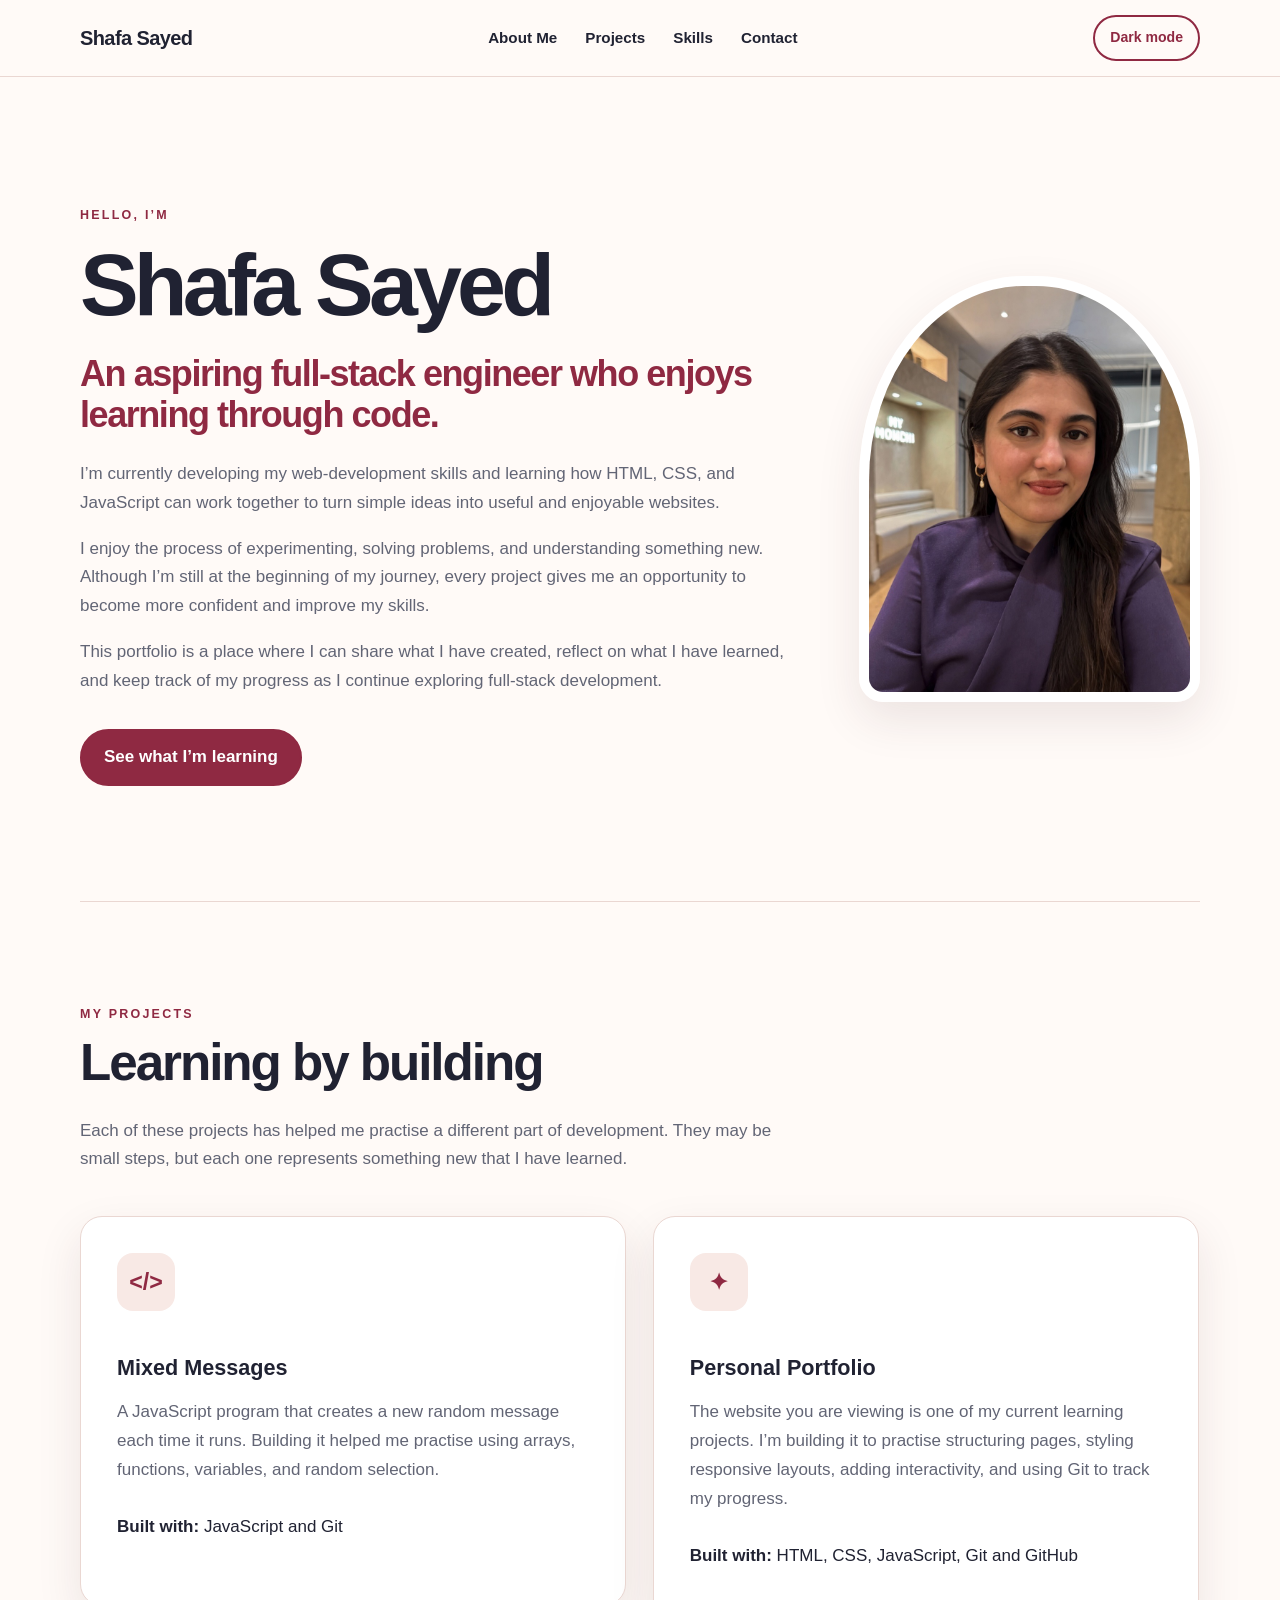
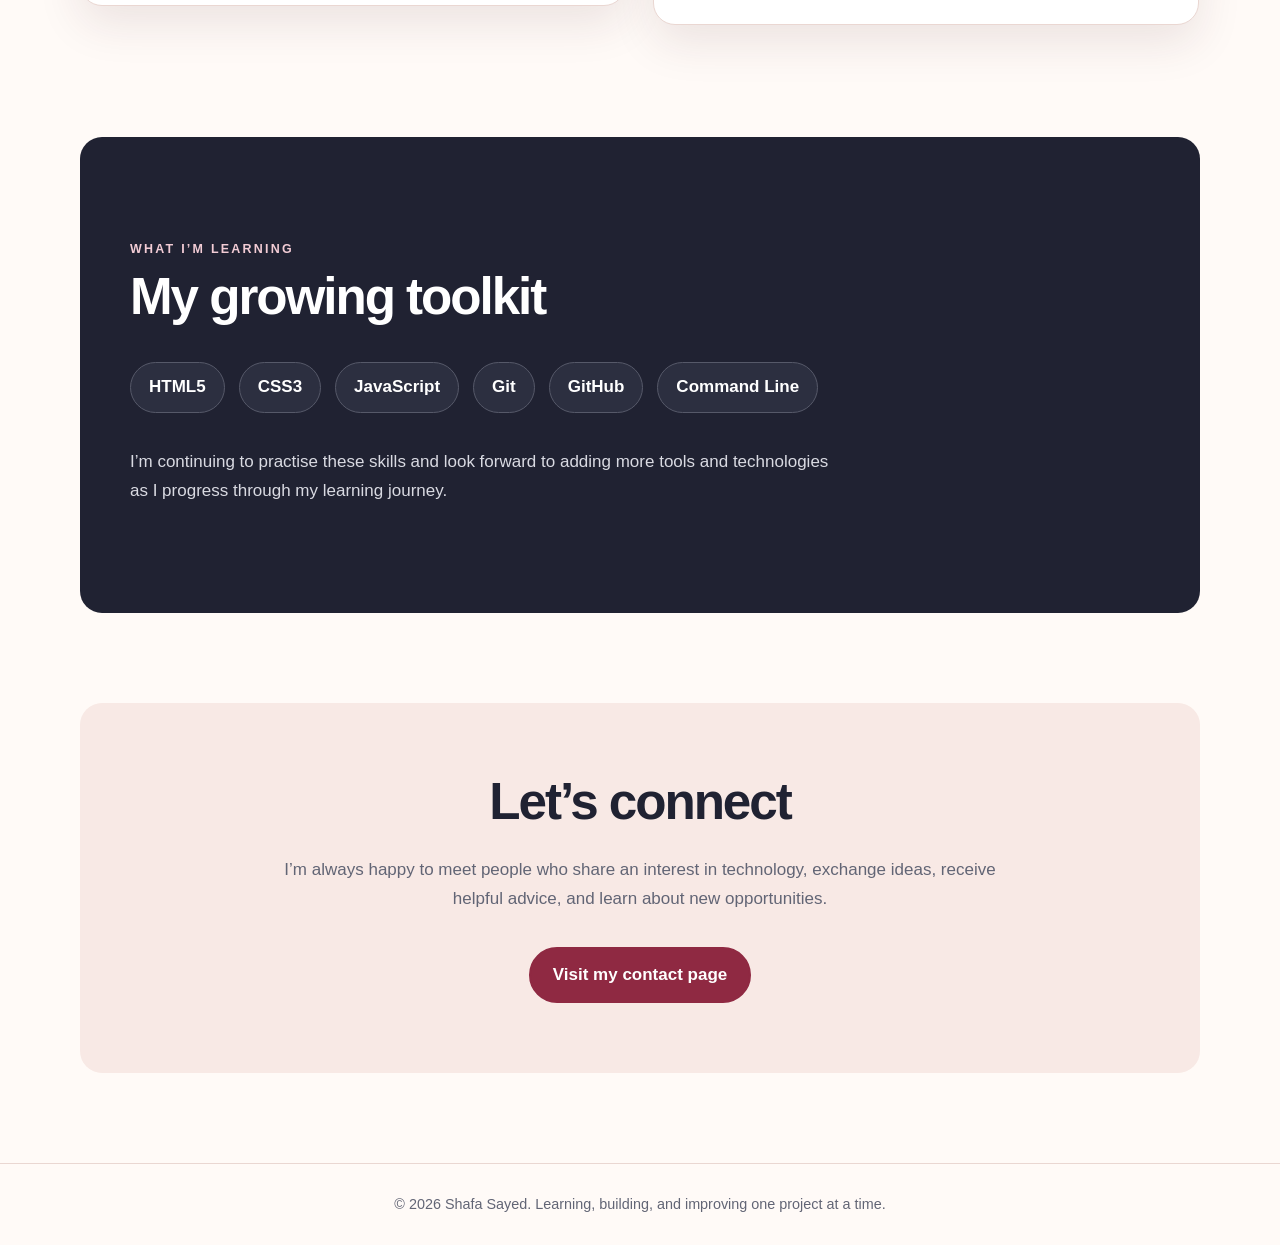
<file: index.html>
<!DOCTYPE html>
<html lang="en">
<head>
  <meta charset="UTF-8">
  <meta name="viewport" content="width=device-width, initial-scale=1.0">

  <meta
    name="description"
    content="The personal portfolio of Shafa Sayed, an aspiring full-stack engineer."
  >

  <title>Shafa Sayed | Portfolio</title>

  <link rel="stylesheet" href="style.css">
</head>

<body>
  <header>
    <nav aria-label="Main navigation">
      <a href="index.html">Shafa Sayed</a>

      <ul>
        <li><a href="#about">About Me</a></li>
        <li><a href="#projects">Projects</a></li>
        <li><a href="#skills">Skills</a></li>
        <li><a href="contact.html">Contact</a></li>
      </ul>
      
      <button id="theme-toggle" type="button" aria-label="Switch to dark mode">
        Dark mode
      </button>
    </nav>
  </header>

  <main>
    <section id="about">
      <div>
        <p>HELLO, I’M</p>

        <h1>Shafa Sayed</h1>

        <h2>An aspiring full-stack engineer who enjoys learning through code.</h2>

        <p>
          I’m currently developing my web-development skills and learning
          how HTML, CSS, and JavaScript can work together to turn simple
          ideas into useful and enjoyable websites.
        </p>

        <p>
          I enjoy the process of experimenting, solving problems, and
          understanding something new. Although I’m still at the beginning
          of my journey, every project gives me an opportunity to become
          more confident and improve my skills.
        </p>

        <p>
          This portfolio is a place where I can share what I have created,
          reflect on what I have learned, and keep track of my progress as
          I continue exploring full-stack development.
        </p>

        <a href="#projects">See what I’m learning</a>
      </div>

      <img
        src="images/profile-photo.jpg"
        alt="Portrait of Shafa Sayed"
      >
    </section>

    <section id="projects">
      <p>MY PROJECTS</p>

      <h2>Learning by building</h2>

      <p>
        Each of these projects has helped me practise a different part of
        development. They may be small steps, but each one represents
        something new that I have learned.
      </p>

      <article>
        <div aria-hidden="true">&lt;/&gt;</div>

        <h3>Mixed Messages</h3>

        <p>
          A JavaScript program that creates a new random message each time
          it runs. Building it helped me practise using arrays, functions,
          variables, and random selection.
        </p>

        <p>
          <strong>Built with:</strong> JavaScript and Git
        </p>
      </article>

      <article>
        <div aria-hidden="true">✦</div>

        <h3>Personal Portfolio</h3>

        <p>
          The website you are viewing is one of my current learning
          projects. I’m building it to practise structuring pages, styling
          responsive layouts, adding interactivity, and using Git to track
          my progress.
        </p>

        <p>
          <strong>Built with:</strong>
          HTML, CSS, JavaScript, Git and GitHub
        </p>
      </article>
    </section>

    <section id="skills">
      <p>WHAT I’M LEARNING</p>

      <h2>My growing toolkit</h2>

      <ul>
        <li>HTML5</li>
        <li>CSS3</li>
        <li>JavaScript</li>
        <li>Git</li>
        <li>GitHub</li>
        <li>Command Line</li>
      </ul>

      <p>
        I’m continuing to practise these skills and look forward to adding
        more tools and technologies as I progress through my learning journey.
      </p>
    </section>

    <section>
      <h2>Let’s connect</h2>

      <p>
        I’m always happy to meet people who share an interest in technology,
        exchange ideas, receive helpful advice, and learn about new
        opportunities.
      </p>

      <a href="contact.html">Visit my contact page</a>
    </section>
  </main>

  <footer>
    <p>&copy; 2026 Shafa Sayed. Learning, building, and improving one project at a time.</p>
  </footer>

  <script src="script.js"></script>
</body>
</html>
</file>
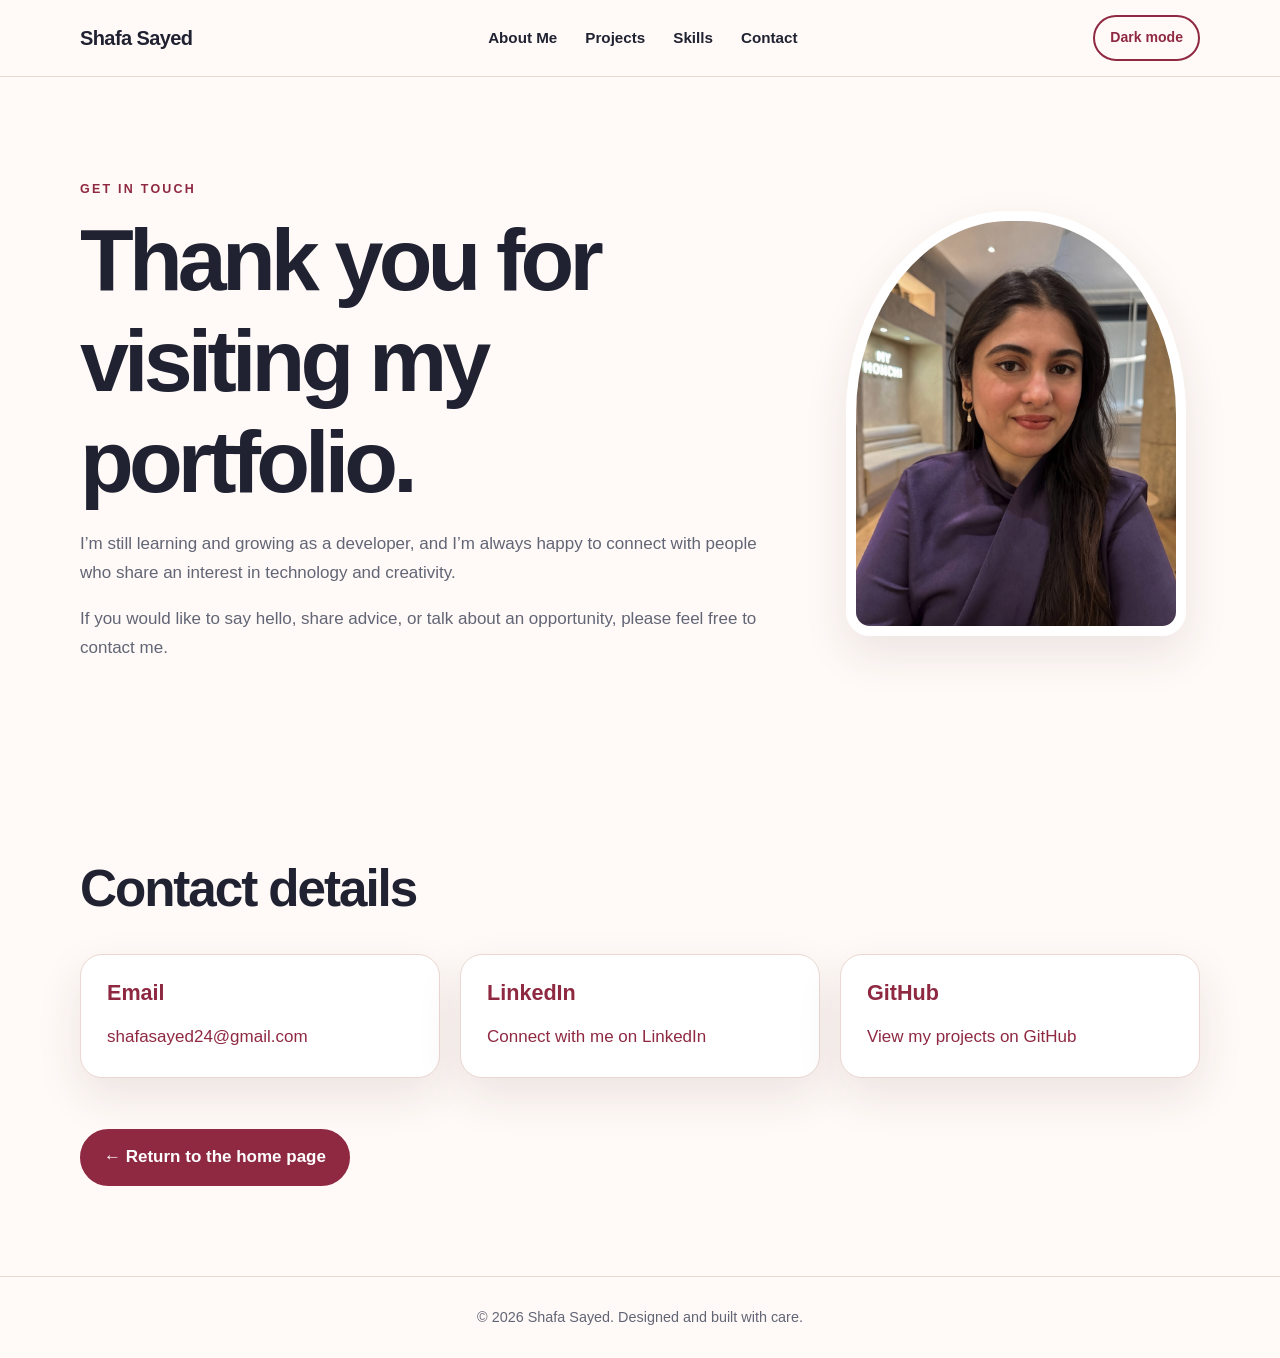
<file: contact.html>
<!DOCTYPE html>
<html lang="en">
<head>
  <meta charset="UTF-8">
  <meta name="viewport" content="width=device-width, initial-scale=1.0">

  <meta
    name="description"
    content="Contact Shafa Sayed, an aspiring full-stack engineer."
  >

  <title>Contact | Shafa Sayed</title>
  <link rel="stylesheet" href="style.css">
</head>

<body>
  <header>
    <nav aria-label="Main navigation">
      <a href="index.html">Shafa Sayed</a>

      <ul>
        <li><a href="index.html#about">About Me</a></li>
        <li><a href="index.html#projects">Projects</a></li>
        <li><a href="index.html#skills">Skills</a></li>
        <li><a href="contact.html">Contact</a></li>
      </ul>

      <button id="theme-toggle" type="button" aria-label="Switch to dark mode">
        Dark mode
      </button>
    </nav>
  </header>

  <main>
    <section>
      <div>
        <p>GET IN TOUCH</p>

        <h1>Thank you for visiting my portfolio.</h1>

        <p>
          I’m still learning and growing as a developer, and I’m always
          happy to connect with people who share an interest in technology
          and creativity.
        </p>

        <p>
          If you would like to say hello, share advice, or talk about an
          opportunity, please feel free to contact me.
        </p>
      </div>

      <img
        src="images/profile-photo.jpg"
        alt="Portrait of Shafa Sayed"
      >
    </section>

    <section>
      <h2>Contact details</h2>

      <address>
        <ul>
          <li>
            <h3>Email</h3>
            <p>
              <a href="mailto:shafasayed24@gmail.com">
                shafasayed24@gmail.com
              </a>
            </p>
          </li>

          <li>
            <h3>LinkedIn</h3>
            <p>
              <a
                href="https://www.linkedin.com/in/shafa-sayed-2a757b1b3/"
                target="_blank"
                rel="noopener noreferrer"
              >
                Connect with me on LinkedIn
              </a>
            </p>
          </li>

          <li>
            <h3>GitHub</h3>
            <p>
              <a
                href="https://github.com/shafasayed"
                target="_blank"
                rel="noopener noreferrer"
              >
                View my projects on GitHub
              </a>
            </p>
          </li>
        </ul>
      </address>

      <a href="index.html">← Return to the home page</a>
    </section>
  </main>

  <footer>
    <p>&copy; 2026 Shafa Sayed. Designed and built with care.</p>
  </footer>

  <script src="script.js"></script>
</body>
</html>
</file>
<file: style.css>
/* ---------- Colour palette and reusable values ---------- */

:root {
  --background: #fffaf7;
  --surface: #ffffff;
  --surface-soft: #f8e9e5;
  --text: #202232;
  --muted-text: #626575;
  --accent: #8f2942;
  --accent-dark: #681d30;
  --accent-light: #f2ccd5;
  --border: #ead7d2;
  --shadow: 0 18px 45px rgba(65, 33, 42, 0.1);
  --radius: 22px;
}


/* ---------- Basic reset ---------- */

* {
  box-sizing: border-box;
}

html {
  scroll-behavior: smooth;
}

body {
  margin: 0;
  background-color: var(--background);
  color: var(--text);
  font-family: Arial, Helvetica, sans-serif;
  font-size: 17px;
  line-height: 1.7;
}

img {
  display: block;
  max-width: 100%;
}

a {
  color: var(--accent);
  text-decoration: none;
}

a:hover {
  color: var(--accent-dark);
}


/* ---------- Navigation ---------- */

header {
  position: sticky;
  top: 0;
  z-index: 10;
  background-color: rgba(255, 250, 247, 0.95);
  border-bottom: 1px solid var(--border);
}

nav {
  width: min(1120px, 90%);
  min-height: 76px;
  margin: 0 auto;
  display: flex;
  align-items: center;
  justify-content: space-between;
  gap: 30px;
}

nav > a {
  color: var(--text);
  font-size: 1.25rem;
  font-weight: 800;
  letter-spacing: -0.03em;
}

nav ul {
  display: flex;
  align-items: center;
  gap: 28px;
  margin: 0;
  padding: 0;
  list-style: none;
}

nav li a {
  color: var(--text);
  font-size: 0.95rem;
  font-weight: 700;
}

nav li a:hover {
  color: var(--accent);
}


/* ---------- Shared page layout ---------- */

main {
  width: min(1120px, 90%);
  margin: 0 auto;
}

main > section {
  padding: 90px 0;
}

section > p:first-child,
section div > p:first-child {
  margin-bottom: 8px;
  color: var(--accent);
  font-size: 0.78rem;
  font-weight: 800;
  letter-spacing: 0.18em;
}

h1,
h2,
h3 {
  margin-top: 0;
  line-height: 1.15;
}

h1 {
  margin-bottom: 18px;
  font-size: clamp(2.8rem, 7vw, 5.5rem);
  letter-spacing: -0.055em;
}

h2 {
  margin-bottom: 24px;
  font-size: clamp(2rem, 4vw, 3.2rem);
  letter-spacing: -0.04em;
}

h3 {
  margin-bottom: 12px;
  font-size: 1.35rem;
}

p {
  max-width: 720px;
  color: var(--muted-text);
}

section > a,
section div > a {
  display: inline-block;
  margin-top: 16px;
  padding: 12px 22px;
  border: 2px solid var(--accent);
  border-radius: 999px;
  background-color: var(--accent);
  color: #ffffff;
  font-weight: 700;
}

section > a:hover,
section div > a:hover {
  background-color: transparent;
  color: var(--accent);
}


/* ---------- Home introduction ---------- */

#about {
  min-height: calc(100vh - 76px);
  display: grid;
  grid-template-columns: 1.35fr 0.65fr;
  align-items: center;
  gap: 70px;
}

#about h2 {
  max-width: 700px;
  color: var(--accent);
  font-size: clamp(1.5rem, 3vw, 2.25rem);
}

#about img {
  width: 100%;
  max-width: 370px;
  aspect-ratio: 4 / 5;
  justify-self: center;
  object-fit: cover;
  object-position: center top;
  border: 10px solid var(--surface);
  border-radius: 48% 48% 24px 24px;
  box-shadow: var(--shadow);
}


/* ---------- Projects ---------- */

#projects {
  border-top: 1px solid var(--border);
}

#projects > p:not(:first-child) {
  margin-bottom: 42px;
}

#projects article {
  display: inline-block;
  width: calc(50% - 14px);
  min-height: 390px;
  margin-right: 22px;
  margin-bottom: 22px;
  padding: 36px;
  vertical-align: top;
  border: 1px solid var(--border);
  border-radius: var(--radius);
  background-color: var(--surface);
  box-shadow: var(--shadow);
}

#projects article:nth-of-type(even) {
  margin-right: 0;
}

#projects article div {
  width: 58px;
  height: 58px;
  margin-bottom: 45px;
  display: grid;
  place-items: center;
  border-radius: 16px;
  background-color: var(--surface-soft);
  color: var(--accent);
  font-size: 1.45rem;
  font-weight: 800;
}

#projects article p:last-child {
  margin-top: 28px;
  color: var(--text);
}


/* ---------- Skills ---------- */

#skills {
  padding-right: 50px;
  padding-left: 50px;
  border-radius: var(--radius);
  background-color: var(--text);
  color: #ffffff;
}

#skills h2 {
  color: #ffffff;
}

#skills p {
  color: #d9dae2;
}

#skills > p:first-child {
  color: var(--accent-light);
}

#skills ul {
  display: flex;
  flex-wrap: wrap;
  gap: 14px;
  margin: 35px 0;
  padding: 0;
  list-style: none;
}

#skills li {
  padding: 10px 18px;
  border: 1px solid #565969;
  border-radius: 999px;
  background-color: #2c2f40;
  color: #ffffff;
  font-weight: 700;
}


/* ---------- Home contact invitation ---------- */

#skills + section {
  margin: 90px 0;
  padding: 70px;
  text-align: center;
  border-radius: var(--radius);
  background-color: var(--surface-soft);
}

#skills + section p {
  margin-right: auto;
  margin-left: auto;
}


/* ---------- Contact page ---------- */

body:has(title:first-child) address {
  font-style: normal;
}

main > section:first-child:not(#about) {
  display: grid;
  grid-template-columns: 1.3fr 0.7fr;
  align-items: center;
  gap: 70px;
}

main > section:first-child:not(#about) img {
  width: 100%;
  max-width: 340px;
  aspect-ratio: 4 / 5;
  justify-self: center;
  object-fit: cover;
  object-position: center top;
  border: 10px solid var(--surface);
  border-radius: 48% 48% 24px 24px;
  box-shadow: var(--shadow);
}

address {
  font-style: normal;
}

address ul {
  display: grid;
  grid-template-columns: repeat(3, 1fr);
  gap: 20px;
  margin: 35px 0;
  padding: 0;
  list-style: none;
}

address li {
  padding: 26px;
  overflow-wrap: anywhere;
  border: 1px solid var(--border);
  border-radius: var(--radius);
  background-color: var(--surface);
  box-shadow: var(--shadow);
}

address h3 {
  color: var(--accent);
}

address p {
  margin-bottom: 0;
}


/* ---------- Footer ---------- */

footer {
  padding: 28px 5%;
  border-top: 1px solid var(--border);
  text-align: center;
}

footer p {
  max-width: none;
  margin: 0;
  color: var(--muted-text);
  font-size: 0.9rem;
}

/* ---------- Theme button ---------- */

#theme-toggle {
  padding: 9px 15px;
  border: 2px solid var(--accent);
  border-radius: 999px;
  background-color: transparent;
  color: var(--accent);
  font: inherit;
  font-size: 0.88rem;
  font-weight: 700;
  cursor: pointer;
}

#theme-toggle:hover {
  background-color: var(--accent);
  color: #ffffff;
}


/* ---------- Dark mode ---------- */

body.dark-mode {
  --background: #171824;
  --surface: #222432;
  --surface-soft: #30212b;
  --text: #f9f3f1;
  --muted-text: #c8c3ca;
  --accent: #f19aaf;
  --accent-dark: #ffc1d0;
  --accent-light: #f5b4c4;
  --border: #3d3f50;
  --shadow: 0 18px 45px rgba(0, 0, 0, 0.25);
}

body.dark-mode header {
  background-color: rgba(23, 24, 36, 0.95);
}

body.dark-mode #skills {
  background-color: #0f1018;
}

body.dark-mode #skills li {
  border-color: #55586a;
  background-color: #292b3a;
}

/* ---------- Tablet layout ---------- */

@media only screen and (max-width: 850px) {
  nav {
    padding: 14px 0;
    flex-wrap: wrap;
  }

  nav > a {
    margin-right: auto;
  }

  nav ul {
    order: 3;
    width: 100%;
    justify-content: center;
    gap: 22px;
    padding-top: 12px;
    border-top: 1px solid var(--border);
  }

  main > section {
    padding: 70px 0;
  }

  #about,
  main > section:first-child:not(#about) {
    min-height: auto;
    grid-template-columns: 1fr;
    gap: 45px;
  }

  #about img,
  main > section:first-child:not(#about) img {
    width: min(320px, 80%);
    grid-row: 1;
  }

  #projects article {
    width: 100%;
    min-height: auto;
    margin-right: 0;
  }

  address ul {
    grid-template-columns: 1fr;
  }
}


/* ---------- Mobile layout ---------- */

@media only screen and (max-width: 600px) {
  body {
    font-size: 16px;
  }

  header {
    position: static;
  }

  nav {
    width: 92%;
    gap: 12px;
  }

  nav > a {
    font-size: 1.1rem;
  }

  nav ul {
    justify-content: flex-start;
    gap: 10px 18px;
    overflow-x: auto;
  }

  nav li {
    flex: 0 0 auto;
  }

  nav li a {
    font-size: 0.85rem;
  }

  #theme-toggle {
    padding: 7px 11px;
    font-size: 0.8rem;
  }

  main {
    width: 88%;
  }

  main > section {
    padding: 55px 0;
  }

  h1 {
    font-size: clamp(2.5rem, 15vw, 4rem);
  }

  h2 {
    font-size: clamp(1.8rem, 9vw, 2.5rem);
  }

  #about {
    gap: 35px;
  }

  #about img,
  main > section:first-child:not(#about) img {
    width: min(270px, 90%);
    border-width: 7px;
  }

  #projects article {
    padding: 26px;
  }

  #projects article div {
    margin-bottom: 30px;
  }

  #skills {
    padding-right: 24px;
    padding-left: 24px;
  }

  #skills ul {
    gap: 10px;
  }

  #skills li {
    padding: 8px 13px;
    font-size: 0.9rem;
  }

  #skills + section {
    margin: 55px 0;
    padding: 45px 24px;
  }

  address li {
    padding: 22px;
  }

  footer {
    padding: 24px 6%;
  }
}
</file>
